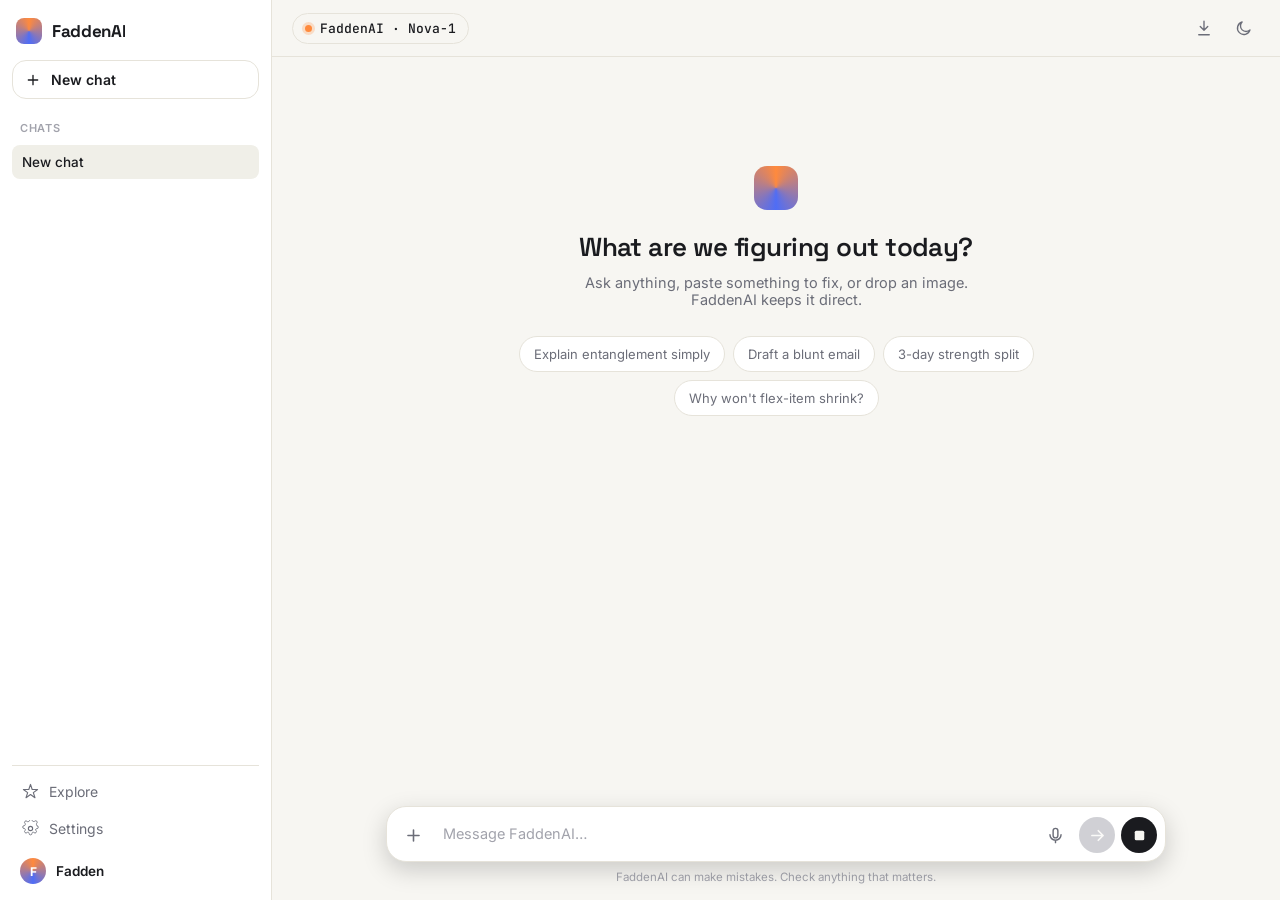
<file: index.html>
<!DOCTYPE html>
<html lang="en" data-theme="dark">
<head>
<meta charset="UTF-8">
<meta name="viewport" content="width=device-width, initial-scale=1.0, maximum-scale=1, viewport-fit=cover">
<title>FaddenAI</title>
<!-- SVG Favicon with Glowing Gradient "F" Logo -->
<link rel="icon" type="image/svg+xml" href="data:image/svg+xml,<svg xmlns='http://www.w3.org/2000/svg' viewBox='0 0 100 100'><rect width='100' height='100' rx='22' fill='%230f172a'/><path d='M28 24h44v12H42v12h24v12H42v24H28V24z' fill='url(%23g)'/><defs><linearGradient id='g' x1='0' y1='0' x2='100' y2='100'><stop offset='0%25' stop-color='%236366f1'/><stop offset='100%25' stop-color='%23a855f7'/></linearGradient></defs></svg>">
<link rel="preconnect" href="https://fonts.googleapis.com">
<link href="https://fonts.googleapis.com/css2?family=Space+Grotesk:wght@500;600;700&family=Inter:wght@400;500;600;700&family=JetBrains+Mono:wght@400;500&display=swap" rel="stylesheet">
<link rel="stylesheet" href="style.css">
</head>
<body>

<div class="app">

  <!-- Mobile scrim -->
  <div class="scrim" id="scrim"></div>

  <!-- ============ SIDEBAR ============ -->
  <aside class="sidebar" id="sidebar">
    <div class="sidebar-top">
      <div class="brand">
        <span class="brand-mark" aria-hidden="true"></span>
        <span class="brand-name">FaddenAI</span>
      </div>
    </div>

    <button class="new-chat-btn" id="newChatBtn">
      <svg viewBox="0 0 24 24" fill="none"><path d="M12 5v14M5 12h14" stroke="currentColor" stroke-width="2" stroke-linecap="round"/></svg>
      <span>New chat</span>
    </button>

    <div class="sidebar-section-label"><span>Chats</span></div>
    <nav class="chat-history" id="chatHistory">
      <!-- chat history items injected by JS -->
    </nav>

    <div class="sidebar-bottom">
      <button class="side-link" id="exploreBtn">
        <svg viewBox="0 0 24 24" fill="none"><path d="M12 2l2.4 7.2H22l-6 4.4 2.3 7.1L12 16.3 5.7 20.7 8 13.6 2 9.2h7.6L12 2z" stroke="currentColor" stroke-width="1.6" stroke-linejoin="round"/></svg>
        <span>Explore</span>
      </button>
      <button class="side-link" id="settingsBtn">
        <svg viewBox="0 0 24 24" fill="none"><path d="M12 15a3 3 0 100-6 3 3 0 000 6z" stroke="currentColor" stroke-width="1.6"/><path d="M19.4 13a1.7 1.7 0 00.34 1.87l.06.06a2 2 0 11-2.83 2.83l-.06-.06a1.7 1.7 0 00-1.87-.34 1.7 1.7 0 00-1 1.55V19a2 2 0 11-4 0v-.09a1.7 1.7 0 00-1-1.55 1.7 1.7 0 00-1.87.34l-.06.06a2 2 0 11-2.83-2.83l.06-.06A1.7 1.7 0 004.6 13a1.7 1.7 0 00-1.55-1H3a2 2 0 110-4h.09A1.7 1.7 0 004.6 6.6a1.7 1.7 0 00-.34-1.87l-.06-.06a2 2 0 112.83-2.83l.06.06a1.7 1.7 0 001.87.34H9a1.7 1.7 0 001.55-1V1a2 2 0 114 0v.09a1.7 1.7 0 001.55 1 1.7 1.7 0 001.87-.34l.06-.06a2 2 0 112.83 2.83l-.06.06a1.7 1.7 0 00-.34 1.87V6.6a1.7 1.7 0 001 1.55H21a2 2 0 110 4h-.09a1.7 1.7 0 00-1.55 1z" stroke="currentColor" stroke-width="1.2"/></svg>
        <span>Settings</span>
      </button>
      <div class="user-chip">
        <span class="user-avatar">F</span>
        <span class="user-name">Fadden</span>
      </div>
    </div>
  </aside>

  <!-- ============ MAIN ============ -->
  <div class="main">

    <header class="main-header">
      <div class="header-left">
        <button class="icon-btn only-mobile" id="menuBtn" aria-label="Open menu">
          <svg viewBox="0 0 24 24" fill="none"><path d="M4 7h16M4 12h16M4 17h16" stroke="currentColor" stroke-width="2" stroke-linecap="round"/></svg>
        </button>
        <button class="model-pill" id="modelPill">
          <span class="model-dot"></span>
          <span id="modelName">FaddenAI &middot; Nova-1</span>
        </button>
      </div>
      <div class="header-right">
        <div class="export-wrap">
          <button class="icon-btn" id="exportBtn" aria-label="Export chat" title="Export chat">
            <svg viewBox="0 0 24 24" fill="none"><path d="M12 3v12M7 10l5 5 5-5M5 21h14" stroke="currentColor" stroke-width="1.8" stroke-linecap="round" stroke-linejoin="round"/></svg>
          </button>
          <div class="export-menu" id="exportMenu">
            <button class="export-item" id="exportMdBtn">Export as Markdown (.md)</button>
            <button class="export-item" id="exportTxtBtn">Export as Text (.txt)</button>
          </div>
        </div>
        <button class="icon-btn" id="themeToggle" aria-label="Toggle theme" title="Toggle theme">
          <svg viewBox="0 0 24 24" fill="none" class="icon-sun"><circle cx="12" cy="12" r="4" stroke="currentColor" stroke-width="1.8"/><path d="M12 2v2M12 20v2M4.9 4.9l1.4 1.4M17.7 17.7l1.4 1.4M2 12h2M20 12h2M4.9 19.1l1.4-1.4M17.7 6.3l1.4-1.4" stroke="currentColor" stroke-width="1.8" stroke-linecap="round"/></svg>
          <svg viewBox="0 0 24 24" fill="none" class="icon-moon"><path d="M20 14.5A8.5 8.5 0 119.5 4a7 7 0 0010.5 10.5z" stroke="currentColor" stroke-width="1.8" stroke-linejoin="round"/></svg>
        </button>
      </div>
    </header>

    <!-- ============ MESSAGES ============ -->
    <main class="chat-window" id="chatWindow">
      <div class="messages" id="messages">
        <div class="empty-state" id="emptyState">
          <div class="empty-mark" aria-hidden="true"></div>
          <h1>What are we figuring out today?</h1>
          <p>Ask anything, paste something to fix, or drop an image. FaddenAI keeps it direct.</p>
          <div class="suggestion-row">
            <button class="suggestion-chip" data-prompt="Explain quantum entanglement like I'm smart but not a physicist.">Explain entanglement simply</button>
            <button class="suggestion-chip" data-prompt="Draft a blunt, no-fluff email declining a meeting.">Draft a blunt email</button>
            <button class="suggestion-chip" data-prompt="Give me a 3-day workout split for building strength.">3-day strength split</button>
            <button class="suggestion-chip" data-prompt="Debug this: why would a flexbox child not shrink below its content size?">Why won't flex-item shrink?</button>
          </div>
        </div>
      </div>
    </main>

    <!-- ============ COMPOSER ============ -->
    <div class="composer-wrap">
      <div class="composer" id="composer">

        <div class="plus-menu" id="plusMenu">
          <button class="plus-item" id="uploadImageBtn" data-action="upload">
            <svg viewBox="0 0 24 24" fill="none"><rect x="3" y="3" width="18" height="18" rx="3" stroke="currentColor" stroke-width="1.6"/><circle cx="8.5" cy="8.5" r="1.5" stroke="currentColor" stroke-width="1.4"/><path d="M21 15l-5-5-9 9" stroke="currentColor" stroke-width="1.6" stroke-linejoin="round"/></svg>
            <span>Upload image</span>
          </button>
          <button class="plus-item" id="webSearchBtn" data-action="websearch">
            <svg viewBox="0 0 24 24" fill="none"><circle cx="11" cy="11" r="7" stroke="currentColor" stroke-width="1.6"/><path d="M21 21l-4.3-4.3" stroke="currentColor" stroke-width="1.6" stroke-linecap="round"/></svg>
            <span>Web search</span>
            <span class="toggle-pill" id="webSearchToggle" data-on="false"></span>
          </button>
          <button class="plus-item" id="imageGenBtn" data-action="imagegen">
            <svg viewBox="0 0 24 24" fill="none"><path d="M5 3v4M3 5h4M19 13v4M17 15h4M11 3l1.7 4.6L17 9l-4.3 1.4L11 15l-1.7-4.6L5 9l4.3-1.4L11 3z" stroke="currentColor" stroke-width="1.5" stroke-linejoin="round"/></svg>
            <span>Generate image</span>
          </button>
        </div>

        <input type="file" id="fileInput" accept="image/*" hidden>

        <button class="composer-btn plus-btn" id="plusBtn" aria-label="Add attachment or tool" aria-expanded="false">
          <svg viewBox="0 0 24 24" fill="none"><path d="M12 5v14M5 12h14" stroke="currentColor" stroke-width="2" stroke-linecap="round"/></svg>
        </button>

        <div class="composer-input-area">
          <div class="attachment-preview" id="attachmentPreview"></div>
          <textarea
            id="promptInput"
            class="prompt-input"
            placeholder="Message FaddenAI…"
            rows="1"
            aria-label="Message FaddenAI"
          ></textarea>
        </div>

        <button class="composer-btn mic-btn" id="micBtn" aria-label="Voice input" title="Voice input">
          <svg viewBox="0 0 24 24" fill="none"><path d="M12 15a3 3 0 003-3V6a3 3 0 10-6 0v6a3 3 0 003 3z" stroke="currentColor" stroke-width="1.8"/><path d="M19 11a7 7 0 01-14 0M12 18v3" stroke="currentColor" stroke-width="1.8" stroke-linecap="round"/></svg>
        </button>

        <button class="composer-btn send-btn" id="sendBtn" aria-label="Send message" disabled>
          <svg viewBox="0 0 24 24" fill="none"><path d="M5 12h14M13 6l6 6-6 6" stroke="currentColor" stroke-width="2.2" stroke-linecap="round" stroke-linejoin="round"/></svg>
        </button>

        <button class="composer-btn stop-btn" id="stopBtn" aria-label="Stop generating" title="Stop generating" hidden>
          <svg viewBox="0 0 24 24" fill="none"><rect x="6" y="6" width="12" height="12" rx="2" fill="currentColor"/></svg>
        </button>
      </div>
      <p class="composer-hint">FaddenAI can make mistakes. Check anything that matters.</p>
    </div>

  </div>
</div>

<!-- ============ SETTINGS MODAL ============ -->
<div class="modal-backdrop" id="settingsBackdrop">
  <div class="modal" id="settingsModal" role="dialog" aria-modal="true" aria-labelledby="settingsTitle">
    <div class="modal-header">
      <h2 id="settingsTitle">Settings</h2>
      <button class="icon-btn" id="settingsCloseBtn" aria-label="Close settings">
        <svg viewBox="0 0 24 24" fill="none"><path d="M6 6l12 12M18 6L6 18" stroke="currentColor" stroke-width="2" stroke-linecap="round"/></svg>
      </button>
    </div>

    <div class="modal-body">
      <div class="settings-group">
        <label for="personaInput">System persona</label>
        <p class="settings-hint">Customize how FaddenAI behaves — tone, role, constraints. Left blank, it uses the default direct/casual persona.</p>
        <textarea id="personaInput" class="settings-textarea" rows="4" placeholder="e.g. You are a terse senior engineer who only answers in code + one-line explanations."></textarea>
      </div>

      <div class="settings-group">
        <div class="settings-row">
          <label for="temperatureInput">Temperature</label>
          <span class="settings-value" id="temperatureValue">0.8</span>
        </div>
        <p class="settings-hint">Lower is more focused and predictable. Higher is more creative and varied.</p>
        <input type="range" id="temperatureInput" class="settings-slider" min="0.1" max="1.0" step="0.1" value="0.8">
      </div>

      <div class="settings-group">
        <label>Chat data</label>
        <p class="settings-hint">All chats are stored locally in this browser. This can't be undone.</p>
        <button class="danger-btn" id="clearHistoryBtn">Clear all history</button>
      </div>
    </div>

    <div class="modal-footer">
      <button class="secondary-btn" id="settingsCancelBtn">Cancel</button>
      <button class="primary-btn" id="settingsSaveBtn">Save changes</button>
    </div>
  </div>
</div>

<!-- ============ EXPLORE MODAL ============ -->
<div class="modal-backdrop" id="exploreBackdrop">
  <div class="modal" id="exploreModal" role="dialog" aria-modal="true" aria-labelledby="exploreTitle">
    <div class="modal-header">
      <h2 id="exploreTitle">Explore prompts</h2>
      <button class="icon-btn" id="exploreCloseBtn" aria-label="Close explore">
        <svg viewBox="0 0 24 24" fill="none"><path d="M6 6l12 12M18 6L6 18" stroke="currentColor" stroke-width="2" stroke-linecap="round"/></svg>
      </button>
    </div>
    <div class="modal-body">
      <div class="explore-category">
        <h3>Write &amp; edit</h3>
        <div class="explore-grid">
          <button class="explore-card" data-prompt="Rewrite this paragraph to be punchier and cut it by a third — I'll paste it after you respond.">Punch up my writing</button>
          <button class="explore-card" data-prompt="Write a cold outreach email for a freelance web developer reaching out to a small business owner.">Cold outreach email</button>
          <button class="explore-card" data-prompt="Proofread and tighten this for grammar and clarity — I'll paste it next.">Proofread &amp; tighten</button>
        </div>
      </div>
      <div class="explore-category">
        <h3>Code &amp; build</h3>
        <div class="explore-grid">
          <button class="explore-card" data-prompt="Review this function for bugs and edge cases — I'll paste the code next.">Code review</button>
          <button class="explore-card" data-prompt="Explain the difference between SQL and NoSQL databases with a concrete example of when to use each.">SQL vs NoSQL</button>
          <button class="explore-card" data-prompt="Write a regex that validates an email address and explain each part.">Explain a regex</button>
        </div>
      </div>
      <div class="explore-category">
        <h3>Think &amp; learn</h3>
        <div class="explore-grid">
          <button class="explore-card" data-prompt="Give me a mental model for thinking about compound interest that actually sticks.">Mental model: compound interest</button>
          <button class="explore-card" data-prompt="Steelman the strongest argument against the position I'm about to describe — I'll paste it next.">Steelman an argument</button>
          <button class="explore-card" data-prompt="Explain how a neural network learns, using an analogy a 12-year-old could follow.">Explain neural networks</button>
        </div>
      </div>
    </div>
  </div>
</div>

<!-- ============ CONFIRM DIALOG (delete chat) ============ -->
<div class="modal-backdrop" id="confirmBackdrop">
  <div class="modal modal-sm" id="confirmModal" role="dialog" aria-modal="true" aria-labelledby="confirmTitle">
    <div class="modal-header">
      <h2 id="confirmTitle">Delete chat?</h2>
    </div>
    <div class="modal-body">
      <p class="settings-hint" id="confirmBody">This chat will be permanently deleted. This can't be undone.</p>
    </div>
    <div class="modal-footer">
      <button class="secondary-btn" id="confirmCancelBtn">Cancel</button>
      <button class="danger-btn" id="confirmDeleteBtn">Delete</button>
    </div>
  </div>
</div>

<div class="toast" id="toast"></div>

<script src="script.js"></script>
</body>
</html>
</file>
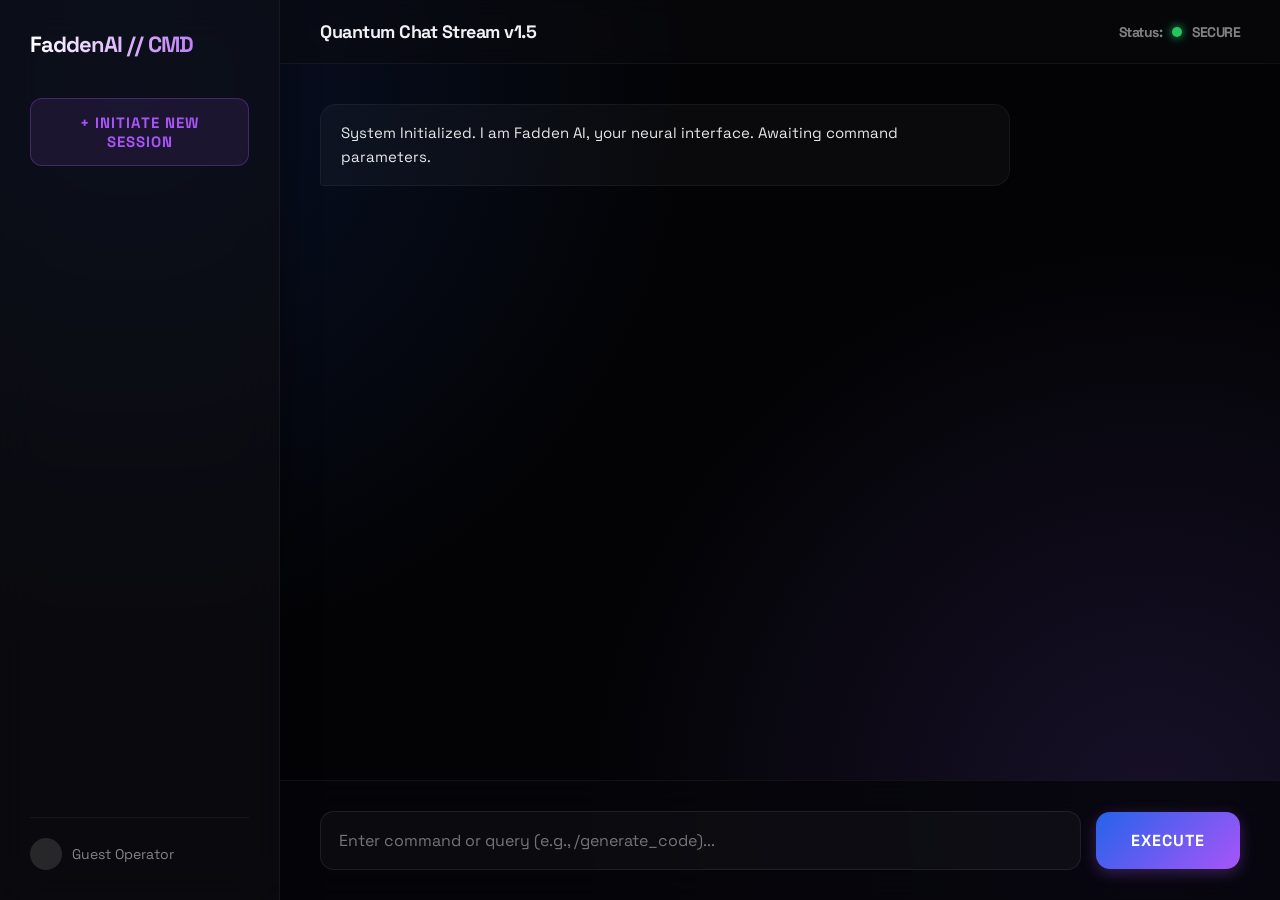
<file: chat.html>
<!DOCTYPE html>
<html lang="en">
<head>
  <meta charset="UTF-8" />
  <meta name="viewport" content="width=device-width, initial-scale=1.0" />
  <title>FaddenAI Command Center</title>
  <link rel="icon" href="data:image/svg+xml,<svg xmlns='http://www.w3.org/2000/svg' viewBox='0 0 100 100'><rect width='100' height='100' rx='28' fill='%230a0a0f'/><rect x='2' y='2' width='96' height='96' rx='26' fill='none' stroke='url(%23borderGrad)' stroke-width='3'/><path d='M30 24 H70 V36 H46 V46 H64 V57 H46 V76 H30 Z' fill='url(%23fGrad)'/><defs><linearGradient id='borderGrad' x1='0%25' y1='0%25' x2='100%25' y2='100%25'><stop offset='0%25' stop-color='%232563eb'/><stop offset='100%25' stop-color='%23a855f7'/></linearGradient><linearGradient id='fGrad' x1='0%25' y1='0%25' x2='100%25' y2='100%25'><stop offset='0%25' stop-color='%23ffffff'/><stop offset='100%25' stop-color='%23a855f7'/></linearGradient></defs></svg>" />
  <!-- Futuristic Font -->
  <link href="https://fonts.googleapis.com/css2?family=Space+Grotesk:wght@400;500;600;700;800&display=swap" rel="stylesheet">
  <style>
    /* --- Core Reset & Future Baseline --- */
    * {
      margin: 0;
      padding: 0;
      box-sizing: border-box;
      font-family: 'Space Grotesk', sans-serif;
    }

    body {
      background-color: #030305;
      color: #f0f0f5;
      height: 100vh;
      display: flex;
      overflow: hidden;
      position: relative;
    }

    /* Background Neon Mesh Effect */
    body::before {
      content: '';
      position: absolute;
      top: 0; left: 0; width: 100%; height: 100%;
      background: 
        radial-gradient(circle at 10% 10%, rgba(37, 99, 235, 0.15) 0%, transparent 40%),
        radial-gradient(circle at 90% 90%, rgba(139, 92, 246, 0.15) 0%, transparent 40%),
        url('[data-uri]');
      z-index: -1;
    }

    /* --- Cyber Sidebar --- */
    .sidebar {
      width: 280px;
      background: rgba(15, 15, 20, 0.6);
      backdrop-filter: blur(20px);
      border-right: 1px solid rgba(255, 255, 255, 0.05);
      padding: 30px;
      display: flex;
      flex-direction: column;
      justify-content: space-between;
      box-shadow: 10px 0 30px rgba(0, 0, 0, 0.3);
    }

    .sidebar-logo {
      font-size: 22px;
      font-weight: 800;
      letter-spacing: -1px;
      background: linear-gradient(90deg, #fff 0%, #a855f7 100%);
      -webkit-background-clip: text;
      -webkit-text-fill-color: transparent;
      margin-bottom: 40px;
    }

    .new-chat-btn {
      width: 100%;
      padding: 14px;
      background: rgba(168, 85, 247, 0.1);
      color: #a855f7;
      border: 1px solid rgba(168, 85, 247, 0.3);
      border-radius: 12px;
      font-weight: 700;
      cursor: pointer;
      font-size: 15px;
      transition: all 0.2s ease;
      text-transform: uppercase;
      letter-spacing: 1px;
    }

    .new-chat-btn:hover {
      background: rgba(168, 85, 247, 0.2);
      border-color: rgba(168, 85, 247, 0.5);
      box-shadow: 0 0 15px rgba(168, 85, 247, 0.3);
    }

    .sidebar-user {
      font-size: 14px;
      color: rgba(255, 255, 255, 0.5);
      display: flex;
      align-items: center;
      gap: 10px;
      padding-top: 20px;
      border-top: 1px solid rgba(255, 255, 255, 0.05);
    }
    
    .user-avatar {
        width: 32px; height: 32px;
        background: #27272a;
        border-radius: 50%;
    }

    /* --- Command Center Chat Container --- */
    .chat-container {
      flex: 1;
      display: flex;
      flex-direction: column;
      position: relative;
    }

    .chat-header {
      padding: 20px 40px;
      background: rgba(10, 10, 15, 0.5);
      backdrop-filter: blur(10px);
      border-bottom: 1px solid rgba(255, 255, 255, 0.05);
      font-weight: 700;
      font-size: 18px;
      letter-spacing: -0.5px;
      display: flex;
      justify-content: space-between;
      align-items: center;
    }
    
    .status-dot {
        width: 10px; height: 10px;
        background: #22c55e;
        border-radius: 50%;
        box-shadow: 0 0 10px #22c55e;
    }

    .chat-box {
      flex: 1;
      overflow-y: auto;
      padding: 40px;
      display: flex;
      flex-direction: column;
      gap: 25px;
      scroll-behavior: smooth;
    }
    
    /* Scrollbar Styling */
    .chat-box::-webkit-scrollbar {
        width: 6px;
    }
    .chat-box::-webkit-scrollbar-thumb {
        background-color: rgba(255, 255, 255, 0.05);
        border-radius: 10px;
    }

    /* Havi Message Styling */
    .message {
      max-width: 75%;
      padding: 16px 20px;
      border-radius: 16px;
      line-height: 1.6;
      font-size: 15px;
      position: relative;
      word-wrap: break-word;
      animation: fadeIn 0.3s ease-out;
    }

    .user-msg {
      align-self: flex-end;
      background: linear-gradient(135deg, #2563eb 0%, #1d4ed8 100%);
      color: #fff;
      border-bottom-right-radius: 4px;
      box-shadow: 0 4px 15px rgba(37, 99, 235, 0.2);
    }

    .ai-msg {
      align-self: flex-start;
      background: rgba(255, 255, 255, 0.03);
      border: 1px solid rgba(255, 255, 255, 0.05);
      color: rgba(255, 255, 255, 0.9);
      border-bottom-left-radius: 4px;
    }
    
    /* AI Thinking Pulse */
    .thinking {
        font-style: italic;
        color: rgba(255, 255, 255, 0.5);
        animation: pulse 1.5s infinite;
    }

    /* --- Futuristic Input Area --- */
    .input-area {
      padding: 30px 40px;
      background: rgba(5, 5, 10, 0.8);
      backdrop-filter: blur(20px);
      border-top: 1px solid rgba(255, 255, 255, 0.05);
      display: flex;
      gap: 15px;
      align-items: center;
    }

    .input-wrapper {
        flex: 1;
        position: relative;
    }

    .input-area input {
      width: 100%;
      background: rgba(255, 255, 255, 0.03);
      border: 1px solid rgba(255, 255, 255, 0.08);
      border-radius: 14px;
      padding: 18px;
      color: #fff;
      outline: none;
      font-size: 16px;
      transition: all 0.3s ease;
    }

    .input-area input:focus {
      border-color: #a855f7;
      box-shadow: 0 0 20px rgba(168, 85, 247, 0.2);
      background: rgba(255, 255, 255, 0.05);
    }

    .input-area button {
      background: linear-gradient(135deg, #2563eb 0%, #a855f7 100%);
      color: #fff;
      border: none;
      padding: 18px 35px;
      border-radius: 14px;
      font-weight: 700;
      cursor: pointer;
      font-size: 16px;
      text-transform: uppercase;
      letter-spacing: 1px;
      transition: all 0.3s ease;
      box-shadow: 0 4px 15px rgba(168, 85, 247, 0.3);
    }

    .input-area button:hover {
      box-shadow: 0 6px 20px rgba(168, 85, 247, 0.5);
      transform: translateY(-2px);
    }

    @keyframes fadeIn {
      from { opacity: 0; transform: translateY(10px); }
      to { opacity: 1; transform: translateY(0); }
    }
    
    @keyframes pulse {
        0% { opacity: 0.5; }
        50% { opacity: 1; }
        100% { opacity: 0.5; }
    }
  </style>
</head>
<body>

  <div class="sidebar">
    <div>
      <div class="sidebar-logo">FaddenAI // CMD</div>
      <button class="new-chat-btn">+ Initiate New Session</button>
    </div>
    <div class="sidebar-user">
        <div class="user-avatar"></div>
        <span>Guest Operator</span>
    </div>
  </div>

  <div class="chat-container">
    <div class="chat-header">
        <span>Quantum Chat Stream v1.5</span>
        <div style="display: flex; align-items: center; gap: 10px; font-size: 14px; color: rgba(255,255,255,0.5);">
            Status: <div class="status-dot"></div> SECURE
        </div>
    </div>
    <div class="chat-box" id="chatBox">
      <div class="message ai-msg">System Initialized. I am Fadden AI, your neural interface. Awaiting command parameters.</div>
    </div>
    <div class="input-area">
      <div class="input-wrapper">
        <input type="text" id="userInput" placeholder="Enter command or query (e.g., /generate_code)..." onkeydown="if(event.key === 'Enter') sendMessage()" />
      </div>
      <button onclick="sendMessage()">Execute</button>
    </div>
  </div>

  <script src="script.js"></script>
</body>
</html>
</file>
<file: style.css>
/* ============================================================
   FaddenAI — design tokens
   Display: Space Grotesk · Body: Inter · Utility: JetBrains Mono
   Signature: rotating cobalt→amber gradient orb (brand + AI avatar)
   ============================================================ */

:root{
  --font-display:'Space Grotesk', ui-sans-serif, sans-serif;
  --font-body:'Inter', ui-sans-serif, sans-serif;
  --font-mono:'JetBrains Mono', ui-monospace, monospace;

  --brand:#4f6df5;
  --brand-2:#ff8a3d;
  --brand-grad: conic-gradient(from 180deg, var(--brand), var(--brand-2), var(--brand));
  --danger:#f5544f;
  --success:#3ecf8e;

  --radius-sm:8px;
  --radius-md:14px;
  --radius-lg:20px;
  --radius-pill:999px;

  --shadow-sm: 0 1px 2px rgba(0,0,0,.08);
  --shadow-md: 0 8px 24px rgba(0,0,0,.18);
  --shadow-lg: 0 16px 48px rgba(0,0,0,.28);

  --sidebar-w: 272px;
  --ease: cubic-bezier(.4,0,.2,1);
}

[data-theme="dark"]{
  --bg:#0e0f14;
  --bg-elevated:#14161d;
  --surface:#1a1c25;
  --surface-2:#20222c;
  --border:#262835;
  --text:#f2f1ee;
  --text-dim:#9a9caa;
  --text-faint:#5c5e6b;
  --user-bubble: linear-gradient(135deg, var(--brand), #3d54c9);
  --user-bubble-text:#ffffff;
  --ai-bubble: var(--surface);
  --scrollbar: #33353f;
  --code-bg:#10121a;
  --code-header:#191b24;
}

[data-theme="light"]{
  --bg:#f7f6f2;
  --bg-elevated:#ffffff;
  --surface:#ffffff;
  --surface-2:#f0efe8;
  --border:#e6e3da;
  --text:#1a1b1f;
  --text-dim:#6b6d78;
  --text-faint:#a2a3ac;
  --user-bubble: linear-gradient(135deg, var(--brand), #3d54c9);
  --user-bubble-text:#ffffff;
  --ai-bubble: var(--surface);
  --scrollbar: #ddd9cd;
  --code-bg:#f4f2ec;
  --code-header:#ebe8df;
}

*{ box-sizing:border-box; }
html,body{ height:100%; }
body{
  margin:0;
  font-family:var(--font-body);
  background:var(--bg);
  color:var(--text);
  -webkit-font-smoothing:antialiased;
  overflow:hidden;
  transition:background .25s var(--ease), color .25s var(--ease);
}
button{ font-family:inherit; }
textarea{ font-family:inherit; }
::selection{ background:color-mix(in srgb, var(--brand) 35%, transparent); }

@media (prefers-reduced-motion: reduce){
  *{ animation-duration:.001ms !important; transition-duration:.001ms !important; }
}

/* ============ APP SHELL (flex) ============ */
.app{
  display:flex;
  height:100vh;
  width:100vw;
  overflow:hidden;
}

.scrim{
  display:none;
  position:fixed; inset:0;
  background:rgba(0,0,0,.45);
  z-index:20;
}
.scrim.show{ display:block; }

/* ============ SIDEBAR (fixed on desktop, no collapse) ============ */
.sidebar{
  display:flex;
  flex-direction:column;
  width:var(--sidebar-w);
  flex-shrink:0;
  background:var(--bg-elevated);
  border-right:1px solid var(--border);
  padding:14px 12px;
  gap:6px;
  z-index:30;
}

.sidebar-top{
  display:flex;
  align-items:center;
  padding:4px 4px 10px;
}
.brand{ display:flex; align-items:center; gap:10px; overflow:hidden; }
.brand-mark{
  width:26px; height:26px; border-radius:8px;
  background:var(--brand-grad);
  flex-shrink:0;
  animation: spin 6s linear infinite;
}
@keyframes spin{ to{ transform:rotate(360deg); } }
.brand-name{
  font-family:var(--font-display);
  font-weight:700;
  font-size:17px;
  letter-spacing:-.02em;
  white-space:nowrap;
}

.icon-btn{
  display:flex; align-items:center; justify-content:center;
  width:32px; height:32px;
  border:none; background:transparent; color:var(--text-dim);
  border-radius:var(--radius-sm);
  cursor:pointer;
  transition:background .15s var(--ease), color .15s var(--ease);
}
.icon-btn:hover{ background:var(--surface-2); color:var(--text); }
.icon-btn svg{ width:18px; height:18px; }

.new-chat-btn{
  display:flex; align-items:center; gap:10px;
  background:var(--surface);
  border:1px solid var(--border);
  color:var(--text);
  padding:10px 12px;
  border-radius:var(--radius-md);
  font-size:14px; font-weight:600;
  cursor:pointer;
  transition:background .15s var(--ease), border-color .15s var(--ease), transform .1s var(--ease);
}
.new-chat-btn:hover{ background:var(--surface-2); border-color:var(--text-faint); }
.new-chat-btn:active{ transform:scale(.98); }
.new-chat-btn svg{ width:16px; height:16px; flex-shrink:0; }

.sidebar-section-label{
  padding:16px 8px 4px;
  font-size:11px; font-weight:600;
  letter-spacing:.06em;
  text-transform:uppercase;
  color:var(--text-faint);
}

.chat-history{
  display:flex;
  flex-direction:column;
  gap:2px;
  overflow-y:auto;
  flex:1;
  min-height:0;
}
.chat-history-item{
  display:flex;
  align-items:center;
  gap:8px;
  padding:9px 8px 9px 10px;
  border-radius:var(--radius-sm);
  font-size:13.5px;
  color:var(--text-dim);
  cursor:pointer;
  border:none;
  background:transparent;
  width:100%;
}
.chat-history-item:hover{ background:var(--surface-2); color:var(--text); }
.chat-history-item.active{ background:var(--surface-2); color:var(--text); font-weight:500; }
.chat-history-item .chat-title{
  flex:1; min-width:0;
  white-space:nowrap; overflow:hidden; text-overflow:ellipsis;
  text-align:left;
}
.chat-delete-btn{
  flex-shrink:0;
  width:22px; height:22px;
  display:none;
  align-items:center; justify-content:center;
  border:none; background:transparent;
  color:var(--text-faint);
  border-radius:6px;
  cursor:pointer;
}
.chat-history-item:hover .chat-delete-btn{ display:flex; }
.chat-delete-btn:hover{ background:color-mix(in srgb, var(--danger) 18%, transparent); color:var(--danger); }
.chat-delete-btn svg{ width:13px; height:13px; }

.sidebar-bottom{
  display:flex;
  flex-direction:column;
  gap:2px;
  padding-top:8px;
  border-top:1px solid var(--border);
}
.side-link{
  display:flex; align-items:center; gap:10px;
  padding:9px 10px;
  border:none; background:transparent;
  color:var(--text-dim);
  border-radius:var(--radius-sm);
  font-size:14px;
  cursor:pointer;
  text-align:left;
}
.side-link:hover{ background:var(--surface-2); color:var(--text); }
.side-link svg{ width:17px; height:17px; flex-shrink:0; }

.user-chip{
  display:flex; align-items:center; gap:10px;
  padding:10px 8px 2px;
  overflow:hidden;
}
.user-avatar{
  width:26px; height:26px; border-radius:50%;
  background:var(--brand-grad);
  color:#fff; font-size:12px; font-weight:700;
  display:flex; align-items:center; justify-content:center;
  flex-shrink:0;
}
.user-name{ font-size:13.5px; font-weight:600; white-space:nowrap; }

/* ============ MAIN ============ */
.main{
  display:flex;
  flex-direction:column;
  flex:1;
  min-width:0;
  height:100vh;
  background:var(--bg);
}

.main-header{
  display:flex;
  align-items:center;
  justify-content:space-between;
  padding:12px 20px;
  border-bottom:1px solid var(--border);
  flex-shrink:0;
}
.header-left, .header-right{ display:flex; align-items:center; gap:8px; }
.only-mobile{ display:none; }

.model-pill{
  display:flex; align-items:center; gap:8px;
  background:transparent;
  border:1px solid var(--border);
  color:var(--text);
  padding:6px 12px;
  border-radius:var(--radius-pill);
  font-size:13px; font-weight:500;
  font-family:var(--font-mono);
  cursor:default;
}
.model-dot{
  width:7px; height:7px; border-radius:50%;
  background:var(--brand-2);
  box-shadow:0 0 0 3px color-mix(in srgb, var(--brand-2) 25%, transparent);
}

.icon-sun, .icon-moon{ display:none; }
[data-theme="dark"] .icon-sun{ display:block; }
[data-theme="light"] .icon-moon{ display:block; }

/* ============ EXPORT MENU ============ */
.export-wrap{ position:relative; }
.export-menu{
  position:absolute;
  top:calc(100% + 8px);
  right:0;
  background:var(--bg-elevated);
  border:1px solid var(--border);
  border-radius:var(--radius-md);
  box-shadow:var(--shadow-lg);
  padding:6px;
  width:220px;
  display:flex;
  flex-direction:column;
  gap:2px;
  opacity:0;
  transform:translateY(6px) scale(.98);
  pointer-events:none;
  transition:opacity .15s var(--ease), transform .15s var(--ease);
  z-index:40;
}
.export-menu.open{ opacity:1; transform:translateY(0) scale(1); pointer-events:auto; }
.export-item{
  padding:9px 10px;
  border:none; background:transparent;
  color:var(--text);
  border-radius:var(--radius-sm);
  font-size:13.5px;
  text-align:left;
  cursor:pointer;
}
.export-item:hover{ background:var(--surface-2); }

/* ============ MESSAGES ============ */
.chat-window{
  flex:1;
  overflow-y:auto;
  min-height:0;
}
.messages{
  display:flex;
  flex-direction:column;
  gap:22px;
  max-width:820px;
  margin:0 auto;
  padding:28px 20px 40px;
}

.empty-state{
  display:flex;
  flex-direction:column;
  align-items:center;
  text-align:center;
  padding:9vh 20px 0;
  gap:6px;
}
.empty-mark{
  width:44px; height:44px; border-radius:13px;
  background:var(--brand-grad);
  margin-bottom:14px;
  animation: spin 6s linear infinite;
}
.empty-state h1{
  font-family:var(--font-display);
  font-size:26px;
  font-weight:600;
  letter-spacing:-.02em;
  margin:0 0 4px;
}
.empty-state p{
  color:var(--text-dim);
  font-size:14.5px;
  margin:0 0 22px;
  max-width:420px;
}
.suggestion-row{
  display:flex;
  flex-wrap:wrap;
  gap:8px;
  justify-content:center;
  max-width:560px;
}
.suggestion-chip{
  background:var(--surface);
  border:1px solid var(--border);
  color:var(--text-dim);
  padding:9px 14px;
  border-radius:var(--radius-pill);
  font-size:13px;
  cursor:pointer;
  transition:border-color .15s var(--ease), color .15s var(--ease);
}
.suggestion-chip:hover{ border-color:var(--brand); color:var(--text); }

.msg-row{
  display:flex;
  align-items:flex-start;
  gap:12px;
  max-width:100%;
  animation: rise .28s var(--ease);
  position:relative;
}
@keyframes rise{
  from{ opacity:0; transform:translateY(6px); }
  to{ opacity:1; transform:translateY(0); }
}

.msg-row.user{
  align-self:flex-end;
  flex-direction:row-reverse;
  max-width:80%;
}
.msg-row.ai{
  align-self:flex-start;
  max-width:88%;
}

.avatar{
  width:30px; height:30px;
  border-radius:9px;
  flex-shrink:0;
  display:flex; align-items:center; justify-content:center;
  margin-top:2px;
}
.avatar.ai{ background:var(--brand-grad); }
.avatar.ai.thinking{ animation: spin 1.1s linear infinite; }
.avatar.user{
  background:var(--surface-2);
  border:1px solid var(--border);
  color:var(--text-dim);
  font-size:12px; font-weight:700;
}

.bubble-col{ display:flex; flex-direction:column; gap:6px; min-width:0; }
.msg-row.user .bubble-col{ align-items:flex-end; }

.bubble{
  padding:11px 15px;
  border-radius:var(--radius-md);
  font-size:14.5px;
  line-height:1.6;
  word-wrap:break-word;
}
.msg-row.user .bubble{
  background:var(--user-bubble);
  color:var(--user-bubble-text);
  border-bottom-right-radius:4px;
  white-space:pre-wrap;
}
.msg-row.ai .bubble{
  background:var(--ai-bubble);
  border:1px solid var(--border);
  color:var(--text);
  border-bottom-left-radius:4px;
}
.bubble p{ margin:0 0 10px; }
.bubble p:last-child{ margin-bottom:0; }
.bubble ul, .bubble ol{ margin:0 0 10px; padding-left:22px; }
.bubble li{ margin-bottom:4px; }
.bubble blockquote{
  margin:0 0 10px;
  padding:2px 14px;
  border-left:3px solid var(--brand);
  color:var(--text-dim);
}
.bubble strong{ font-weight:700; }
.bubble em{ font-style:italic; }
.bubble a{ color:var(--brand); text-decoration:underline; }
.bubble code{
  font-family:var(--font-mono);
  background:var(--surface-2);
  padding:2px 5px;
  border-radius:5px;
  font-size:.88em;
}
.msg-row.user .bubble code{ background:rgba(255,255,255,.18); }

.bubble img.attach-thumb{
  max-width:260px; border-radius:var(--radius-sm); display:block; margin-bottom:8px;
}

/* code blocks with header bar */
.code-block{
  background:var(--code-bg);
  border:1px solid var(--border);
  border-radius:var(--radius-sm);
  overflow:hidden;
  margin:8px 0;
}
.code-block-header{
  display:flex;
  align-items:center;
  justify-content:space-between;
  padding:7px 12px;
  background:var(--code-header);
  border-bottom:1px solid var(--border);
  font-family:var(--font-mono);
  font-size:11.5px;
  color:var(--text-dim);
}
.copy-code-btn{
  display:flex; align-items:center; gap:5px;
  border:none; background:transparent;
  color:var(--text-dim);
  font-size:11.5px;
  font-family:var(--font-mono);
  cursor:pointer;
  padding:3px 6px;
  border-radius:5px;
}
.copy-code-btn:hover{ background:var(--surface-2); color:var(--text); }
.copy-code-btn svg{ width:12px; height:12px; }
.code-block pre{
  margin:0;
  padding:12px 14px;
  overflow-x:auto;
}
.code-block code{
  background:none; padding:0; font-size:13px;
  font-family:var(--font-mono);
  white-space:pre;
}

.msg-meta{
  font-size:11px;
  color:var(--text-faint);
  padding:0 4px;
}

.typing-dots{ display:flex; gap:4px; padding:4px 2px; }
.typing-dots span{
  width:6px; height:6px; border-radius:50%;
  background:var(--text-faint);
  animation: bounce 1.2s infinite ease-in-out;
}
.typing-dots span:nth-child(2){ animation-delay:.15s; }
.typing-dots span:nth-child(3){ animation-delay:.3s; }
@keyframes bounce{
  0%,60%,100%{ transform:translateY(0); opacity:.5; }
  30%{ transform:translateY(-4px); opacity:1; }
}

/* ============ MESSAGE HOVER TOOLBAR ============ */
.msg-toolbar{
  display:flex;
  align-items:center;
  gap:2px;
  opacity:0;
  transform:translateY(-2px);
  transition:opacity .12s var(--ease), transform .12s var(--ease);
  pointer-events:none;
  margin-top:2px;
}
.msg-row:hover .msg-toolbar,
.msg-toolbar.force-show{
  opacity:1;
  transform:translateY(0);
  pointer-events:auto;
}
.msg-row.user .msg-toolbar{ justify-content:flex-end; }
.toolbar-btn{
  display:flex; align-items:center; gap:5px;
  border:none; background:transparent;
  color:var(--text-faint);
  padding:5px 7px;
  border-radius:6px;
  font-size:11.5px;
  cursor:pointer;
}
.toolbar-btn:hover{ background:var(--surface-2); color:var(--text); }
.toolbar-btn svg{ width:13px; height:13px; }
.toolbar-btn.copied{ color:var(--success); }

/* ============ COMPOSER ============ */
.composer-wrap{
  flex-shrink:0;
  display:flex;
  flex-direction:column;
  align-items:center;
  padding:0 20px 16px;
}
.composer{
  position:relative;
  display:flex;
  align-items:flex-end;
  gap:6px;
  width:100%;
  max-width:780px;
  background:var(--surface);
  border:1px solid var(--border);
  border-radius:var(--radius-lg);
  padding:8px;
  box-shadow:var(--shadow-md);
}
.composer:focus-within{ border-color:var(--brand); }

.composer-btn{
  display:flex; align-items:center; justify-content:center;
  width:36px; height:36px;
  border-radius:var(--radius-pill);
  border:none;
  background:transparent;
  color:var(--text-dim);
  cursor:pointer;
  flex-shrink:0;
  transition:background .15s var(--ease), color .15s var(--ease), transform .1s var(--ease);
}
.composer-btn svg{ width:19px; height:19px; }
.composer-btn:hover{ background:var(--surface-2); color:var(--text); }
.composer-btn:active{ transform:scale(.94); }

.plus-btn.active{ background:var(--surface-2); color:var(--brand); transform:rotate(45deg); }

.mic-btn.recording{
  background:color-mix(in srgb, var(--danger) 18%, transparent);
  color:var(--danger);
  animation: pulse-mic 1.4s infinite;
}
@keyframes pulse-mic{
  0%{ box-shadow:0 0 0 0 color-mix(in srgb, var(--danger) 35%, transparent); }
  70%{ box-shadow:0 0 0 8px transparent; }
  100%{ box-shadow:0 0 0 0 transparent; }
}

.send-btn{ background:var(--text-faint); color:var(--bg); }
.send-btn:not(:disabled){ background:var(--brand); color:#fff; }
.send-btn:disabled{ cursor:not-allowed; opacity:.5; }

.stop-btn{ background:var(--text); color:var(--bg); }
.stop-btn:hover{ background:var(--danger); color:#fff; }

.composer-input-area{
  display:flex;
  flex-direction:column;
  flex:1;
  min-width:0;
  padding:6px 4px;
}
.prompt-input{
  width:100%;
  border:none;
  outline:none;
  resize:none;
  background:transparent;
  color:var(--text);
  font-size:14.5px;
  line-height:1.5;
  max-height:200px;
  font-family:var(--font-body);
}
.prompt-input::placeholder{ color:var(--text-faint); }

.attachment-preview{ display:flex; gap:6px; flex-wrap:wrap; }
.attachment-preview:empty{ display:none; }
.attach-chip{
  position:relative;
  width:52px; height:52px;
  border-radius:var(--radius-sm);
  overflow:hidden;
  border:1px solid var(--border);
}
.attach-chip img{ width:100%; height:100%; object-fit:cover; display:block; }
.attach-chip .remove-attach{
  position:absolute; top:1px; right:1px;
  width:16px; height:16px; border-radius:50%;
  background:rgba(0,0,0,.65); color:#fff;
  display:flex; align-items:center; justify-content:center;
  font-size:11px; line-height:1; cursor:pointer; border:none;
}

.composer-hint{ font-size:11.5px; color:var(--text-faint); margin:8px 0 0; }

/* ============ PLUS MENU ============ */
.plus-menu{
  position:absolute;
  bottom:52px;
  left:0;
  display:flex;
  flex-direction:column;
  gap:2px;
  background:var(--bg-elevated);
  border:1px solid var(--border);
  border-radius:var(--radius-md);
  box-shadow:var(--shadow-lg);
  padding:6px;
  width:210px;
  opacity:0;
  transform:translateY(6px) scale(.98);
  pointer-events:none;
  transition:opacity .15s var(--ease), transform .15s var(--ease);
  z-index:15;
}
.plus-menu.open{ opacity:1; transform:translateY(0) scale(1); pointer-events:auto; }
.plus-item{
  display:flex; align-items:center; gap:10px;
  padding:9px 10px;
  border:none; background:transparent;
  color:var(--text);
  border-radius:var(--radius-sm);
  font-size:13.5px;
  cursor:pointer;
  text-align:left;
}
.plus-item:hover{ background:var(--surface-2); }
.plus-item svg{ width:16px; height:16px; color:var(--text-dim); flex-shrink:0; }
.toggle-pill{
  margin-left:auto;
  width:30px; height:17px;
  border-radius:var(--radius-pill);
  background:var(--surface-2);
  border:1px solid var(--border);
  position:relative;
  flex-shrink:0;
  transition:background .15s var(--ease);
}
.toggle-pill::after{
  content:'';
  position:absolute; top:1px; left:1px;
  width:13px; height:13px; border-radius:50%;
  background:var(--text-faint);
  transition:transform .15s var(--ease), background .15s var(--ease);
}
.toggle-pill[data-on="true"]{ background:color-mix(in srgb, var(--brand) 30%, transparent); border-color:var(--brand); }
.toggle-pill[data-on="true"]::after{ transform:translateX(13px); background:var(--brand); }

/* ============ MODALS ============ */
.modal-backdrop{
  display:none;
  position:fixed; inset:0;
  background:rgba(0,0,0,.5);
  align-items:center;
  justify-content:center;
  z-index:60;
  padding:20px;
}
.modal-backdrop.open{ display:flex; }
.modal{
  width:100%;
  max-width:480px;
  max-height:86vh;
  display:flex;
  flex-direction:column;
  background:var(--bg-elevated);
  border:1px solid var(--border);
  border-radius:var(--radius-lg);
  box-shadow:var(--shadow-lg);
  animation: modal-in .18s var(--ease);
}
.modal-sm{ max-width:380px; }
@keyframes modal-in{
  from{ opacity:0; transform:translateY(10px) scale(.98); }
  to{ opacity:1; transform:translateY(0) scale(1); }
}
.modal-header{
  display:flex; align-items:center; justify-content:space-between;
  padding:18px 20px;
  border-bottom:1px solid var(--border);
  flex-shrink:0;
}
.modal-header h2{
  font-family:var(--font-display);
  font-size:17px; font-weight:700; margin:0;
}
.modal-body{
  padding:18px 20px;
  overflow-y:auto;
  display:flex;
  flex-direction:column;
  gap:20px;
}
.modal-footer{
  display:flex;
  justify-content:flex-end;
  gap:10px;
  padding:16px 20px;
  border-top:1px solid var(--border);
  flex-shrink:0;
}

.settings-group{ display:flex; flex-direction:column; gap:8px; }
.settings-group > label{ font-size:13.5px; font-weight:600; }
.settings-hint{ font-size:12.5px; color:var(--text-dim); margin:0; line-height:1.5; }
.settings-row{ display:flex; align-items:center; justify-content:space-between; }
.settings-value{
  font-family:var(--font-mono); font-size:12.5px; color:var(--brand);
  background:color-mix(in srgb, var(--brand) 14%, transparent);
  padding:2px 8px; border-radius:var(--radius-pill);
}
.settings-textarea{
  width:100%;
  background:var(--surface);
  border:1px solid var(--border);
  border-radius:var(--radius-sm);
  color:var(--text);
  padding:10px 12px;
  font-size:13.5px;
  resize:vertical;
  font-family:var(--font-body);
}
.settings-textarea:focus, .settings-textarea:focus-visible{ outline:none; border-color:var(--brand); }
.settings-slider{
  width:100%;
  accent-color:var(--brand);
  cursor:pointer;
}

.primary-btn{
  background:var(--brand);
  color:#fff;
  border:none;
  padding:9px 16px;
  border-radius:var(--radius-sm);
  font-size:13.5px; font-weight:600;
  cursor:pointer;
}
.primary-btn:hover{ background:#3d54c9; }
.secondary-btn{
  background:transparent;
  color:var(--text-dim);
  border:1px solid var(--border);
  padding:9px 16px;
  border-radius:var(--radius-sm);
  font-size:13.5px; font-weight:600;
  cursor:pointer;
}
.secondary-btn:hover{ background:var(--surface-2); color:var(--text); }
.danger-btn{
  background:color-mix(in srgb, var(--danger) 15%, transparent);
  color:var(--danger);
  border:1px solid color-mix(in srgb, var(--danger) 35%, transparent);
  padding:9px 16px;
  border-radius:var(--radius-sm);
  font-size:13.5px; font-weight:600;
  cursor:pointer;
  align-self:flex-start;
}
.danger-btn:hover{ background:var(--danger); color:#fff; }
.danger-btn.confirming{ background:var(--danger); color:#fff; }

.explore-category{ display:flex; flex-direction:column; gap:10px; }
.explore-category h3{
  font-size:12.5px; font-weight:700;
  text-transform:uppercase; letter-spacing:.05em;
  color:var(--text-faint);
  margin:0;
}
.explore-grid{ display:flex; flex-direction:column; gap:6px; }
.explore-card{
  text-align:left;
  background:var(--surface);
  border:1px solid var(--border);
  color:var(--text);
  padding:10px 12px;
  border-radius:var(--radius-sm);
  font-size:13.5px;
  cursor:pointer;
}
.explore-card:hover{ border-color:var(--brand); background:var(--surface-2); }

/* ============ TOAST ============ */
.toast{
  position:fixed;
  bottom:24px;
  left:50%;
  transform:translateX(-50%) translateY(20px);
  background:var(--bg-elevated);
  border:1px solid var(--border);
  color:var(--text);
  padding:10px 18px;
  border-radius:var(--radius-pill);
  font-size:13px; font-weight:500;
  box-shadow:var(--shadow-lg);
  opacity:0;
  pointer-events:none;
  transition:opacity .2s var(--ease), transform .2s var(--ease);
  z-index:100;
}
.toast.show{ opacity:1; transform:translateX(-50%) translateY(0); }

/* ============ SCROLLBARS ============ */
.chat-history::-webkit-scrollbar, .chat-window::-webkit-scrollbar, .modal-body::-webkit-scrollbar{ width:8px; }
.chat-history::-webkit-scrollbar-thumb, .chat-window::-webkit-scrollbar-thumb, .modal-body::-webkit-scrollbar-thumb{
  background:var(--scrollbar); border-radius:8px;
}
.chat-history::-webkit-scrollbar-track, .chat-window::-webkit-scrollbar-track{ background:transparent; }

/* ============ FOCUS VISIBILITY ============ */
button:focus-visible, textarea:focus-visible, input:focus-visible{
  outline:2px solid var(--brand);
  outline-offset:2px;
}

/* ============ RESPONSIVE ============ */
@media (max-width: 860px){
  .sidebar{
    position:fixed;
    inset:0 auto 0 0;
    transform:translateX(-100%);
    width:min(300px, 82vw);
    box-shadow:var(--shadow-lg);
    transition:transform .22s var(--ease);
  }
  .sidebar.mobile-open{ transform:translateX(0); }
  .only-mobile{ display:flex; }
  .msg-row.user{ max-width:92%; }
  .msg-row.ai{ max-width:94%; }
  .messages{ padding:18px 14px 30px; }
  .empty-state h1{ font-size:21px; }
  .export-menu{ right:-40px; }
}
</file>
